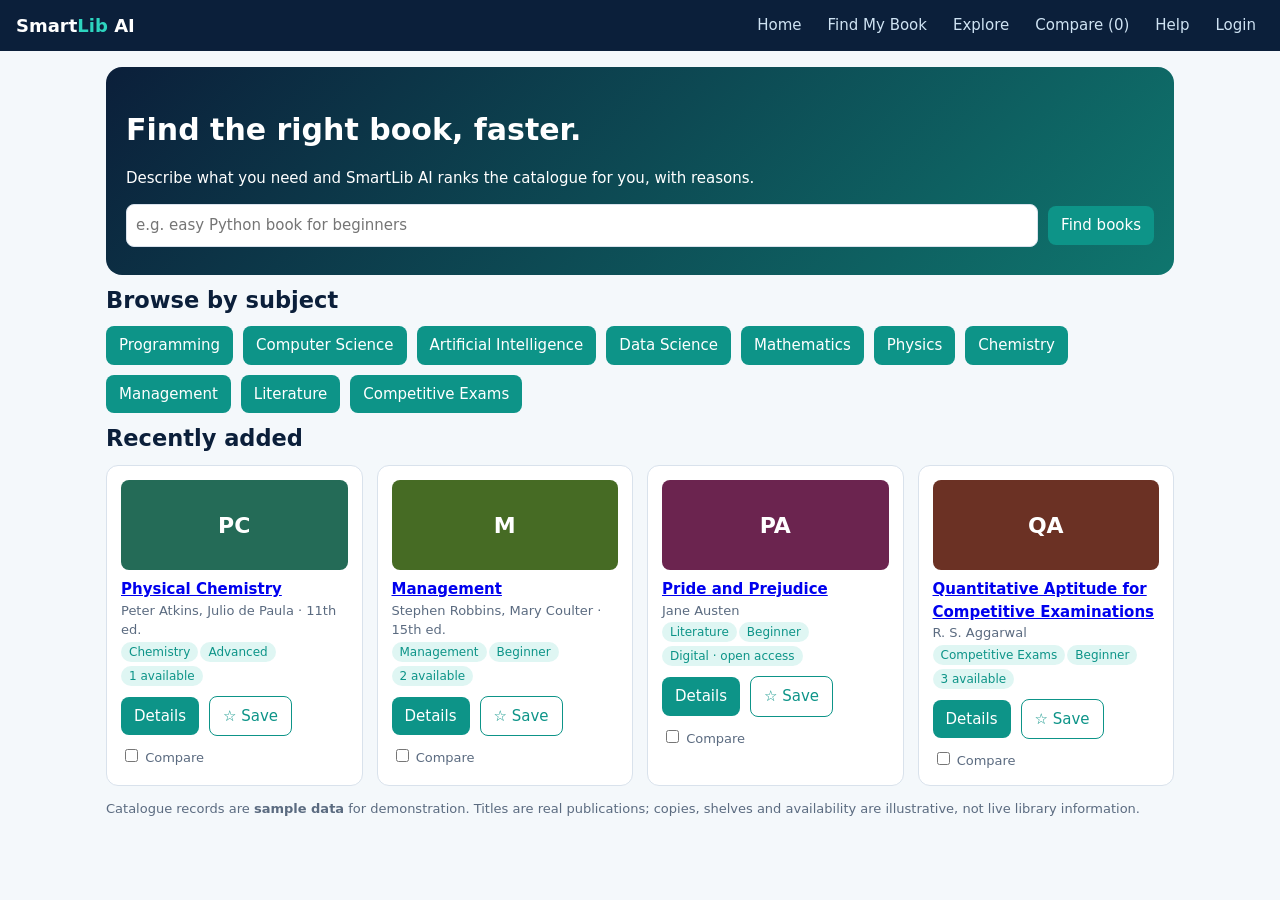
<file: index.html>
<!DOCTYPE html><html lang="en"><head><meta charset="utf-8"><meta name="viewport" content="width=device-width, initial-scale=1, viewport-fit=cover"><title>SmartLib AI</title>
<link rel="stylesheet" href="styles.css"></head><body>
<header><b>Smart<span>Lib</span> AI</b><nav id="nav" class="row"></nav></header><main id="app"></main><div id="toast" role="status"></div>
<script src="app.js"></script></body></html>
</file>
<file: styles.css>
:root{--bg:#f4f8fb;--card:#fff;--ink:#0b1f3a;--mut:#5b6b80;--tl:#0d9488;--nv:#0b1f3a;--bd:#d9e2ec;box-sizing:border-box;padding-top:env(safe-area-inset-top,0px);padding-bottom:env(safe-area-inset-bottom,0px)}
@media(prefers-color-scheme:dark){:root:not([data-theme="light"]){--bg:#0a1424;--card:#12233b;--ink:#e8eef6;--mut:#9fb0c5;--bd:#25384f;--nv:#07101e}}
:root[data-theme="dark"]{--bg:#0a1424;--card:#12233b;--ink:#e8eef6;--mut:#9fb0c5;--bd:#25384f;--nv:#07101e}
*{box-sizing:border-box}html,body{margin:0}body{background:var(--bg);color:var(--ink);font:15px/1.5 system-ui,-apple-system,Segoe UI,sans-serif}
header{background:var(--nv);color:#fff;display:flex;flex-wrap:wrap;gap:6px 14px;align-items:center;padding:10px 16px;position:sticky;top:0;z-index:5}
header b{font-size:18px;margin-right:auto}header b span{color:#2dd4bf}header a{color:#cfe3f3;text-decoration:none;padding:4px 8px;border-radius:6px}header a:hover,header a:focus{background:#ffffff22;color:#fff}
main{max-width:1100px;margin:0 auto;padding:16px}h1,h2,h3{margin:.4em 0}
.card{background:var(--card);border:1px solid var(--bd);border-radius:12px;padding:14px}.grid{display:grid;gap:14px;grid-template-columns:repeat(auto-fill,minmax(230px,1fr))}
.hero{background:linear-gradient(135deg,#0b1f3a,#0f766e);color:#fff;border-radius:16px;padding:28px 20px}
input,select,textarea{width:100%;padding:9px;border:1px solid var(--bd);border-radius:8px;background:var(--card);color:var(--ink);font:inherit}label{display:block;font-size:13px;color:var(--mut);margin:8px 0 3px}
button,.btn{background:var(--tl);color:#fff;border:0;border-radius:8px;padding:8px 13px;font:inherit;cursor:pointer;text-decoration:none;display:inline-block}button.s{background:transparent;color:var(--tl);border:1px solid var(--tl)}button.d{background:#b91c1c}button:focus,input:focus,select:focus,a:focus{outline:2px solid #2dd4bf;outline-offset:1px}
.cv{height:90px;border-radius:8px;color:#fff;display:flex;align-items:center;justify-content:center;font-weight:700;font-size:22px;margin-bottom:8px}
.tag{display:inline-block;font-size:12px;padding:1px 8px;border-radius:99px;background:#14b8a622;color:var(--tl);margin:2px 2px 2px 0}.warn{background:#f59e0b22;color:#b45309}.bad{background:#dc262622;color:#b91c1c}
.mut{color:var(--mut);font-size:13px}.row{display:flex;gap:10px;flex-wrap:wrap;align-items:center}.two{display:grid;gap:14px;grid-template-columns:repeat(auto-fit,minmax(260px,1fr))}
.tw{overflow-x:auto}table{border-collapse:collapse;width:100%}td,th{border-bottom:1px solid var(--bd);padding:7px;text-align:left;vertical-align:top}
#toast{position:fixed;bottom:16px;left:50%;transform:translateX(-50%);background:var(--nv);color:#fff;padding:10px 16px;border-radius:8px;display:none;z-index:9}
</file>
